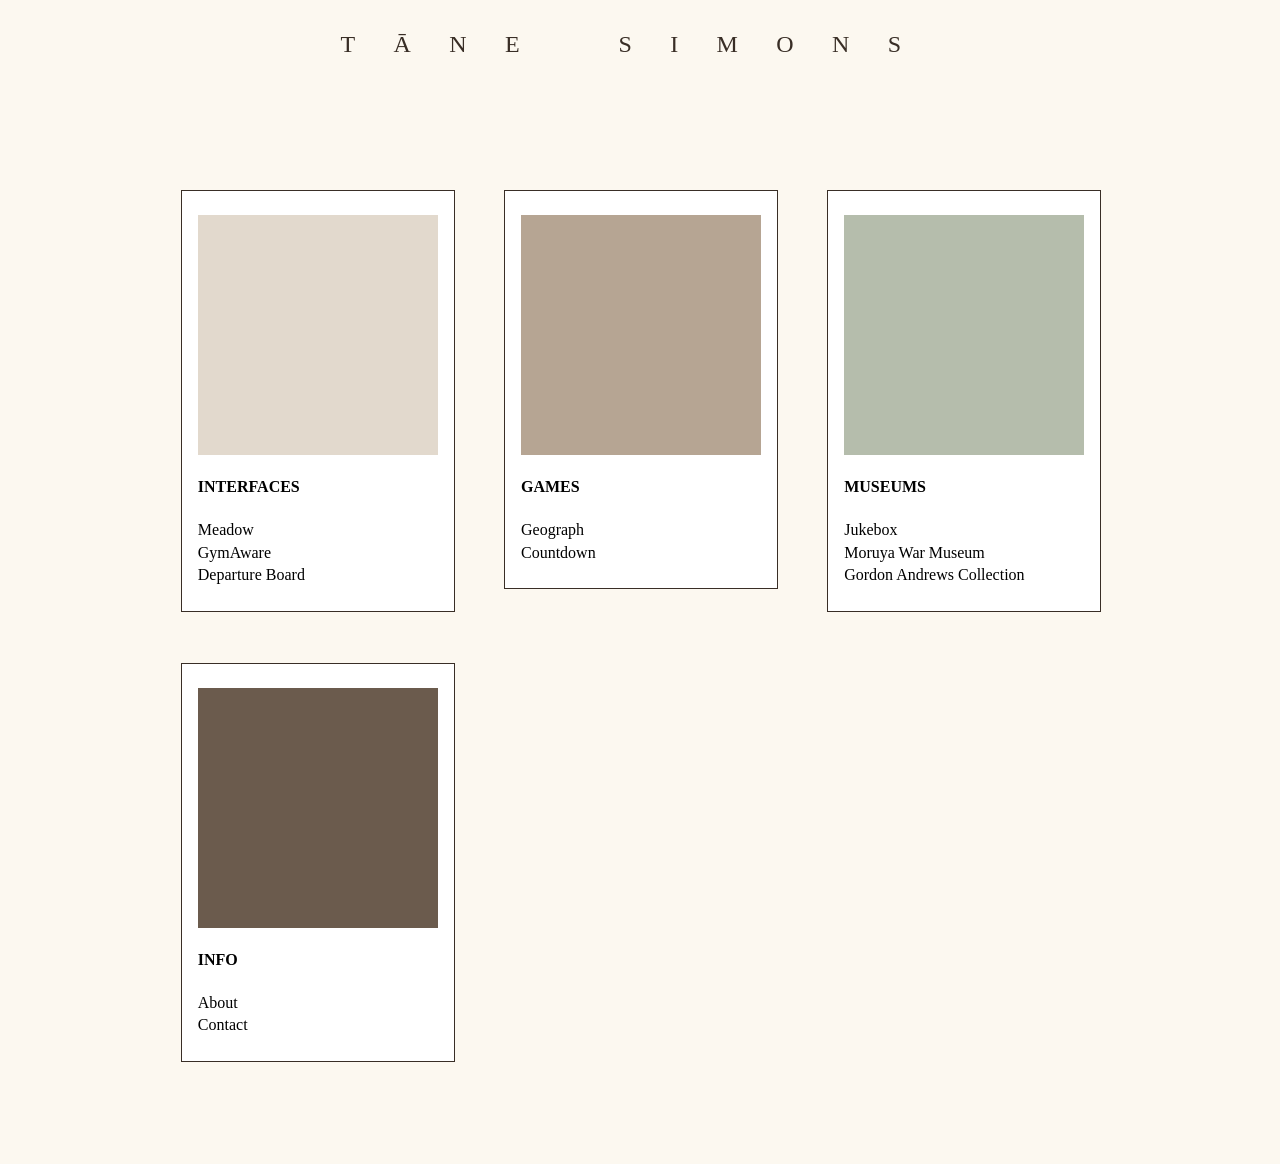
<file: index.html>
<!DOCTYPE html>
<html lang="en" id="home-page">
    <head>
        <title>Tāne Simons</title>
        <meta charset="UTF-8">
        <meta name="viewport" content="width=device-width, initial-scale=1.0">
        <link rel="stylesheet" href="reset.css">
        <link rel="stylesheet" href="styles.css">
        <link rel="icon" type="image/png" href="assets/logo.png">
        <script data-goatcounter="https://tane.goatcounter.com/count"
        async src="//gc.zgo.at/count.js"></script>
    </head>
    <body>
        <header>
            TĀNE SIMONS
        </header>
        <main>
            <div id="sections">
                <div class="section">
                    <a href="interfaces.html"><div class="color-thumbnail" id="interfaces-color"></div></a>
                    <h2><a href="interfaces.html">INTERFACES</a></h2>
                    <h3><a href="interfaces.html#meadow">Meadow</a></h3>
                    <h3><a href="interfaces.html#gymaware">GymAware</a></h3>
                    <h3><a href="https://tane-simons.github.io/departure-display/">Departure Board</a></h3>
                </div>
                <div class="section">
                    <a href="games.html"><div class="color-thumbnail" id="games-color"></div></a>
                    <h2><a href="games.html">GAMES</a></h2>
                    <h3><a href="https://tane-simons.github.io/geograph/">Geograph</a></h3>
                    <h3><a href="https://tane-simons.github.io/countdown/">Countdown</a></h3>
                </div>
                <div class="section">
                    <a href="museums.html"><div class="color-thumbnail" id="museums-color"></div></a>
                    <h2><a href="museums.html">MUSEUMS</a></h2>
                    <h3><a href="https://tane-simons.github.io/audio-player/">Jukebox</a></h3>
                    <h3><a href="https://moruyawar.org/">Moruya War Museum</a></h3>
                    <h3><a href="https://tane-simons.github.io/gordon-andrews/">Gordon Andrews Collection</a></h3>
                </div>
                <div class="section">
                    <a href=info.html><div class="color-thumbnail" id="info-color"></div></a>
                    <h2><a href="info.html">INFO</a></h2>
                    <h3><a href="info.html#about">About</a></h3>
                    <h3><a href="info.html#contact">Contact</a></h3>
                </div>
            </div>
        </main>
    </body>
</html>
</file>
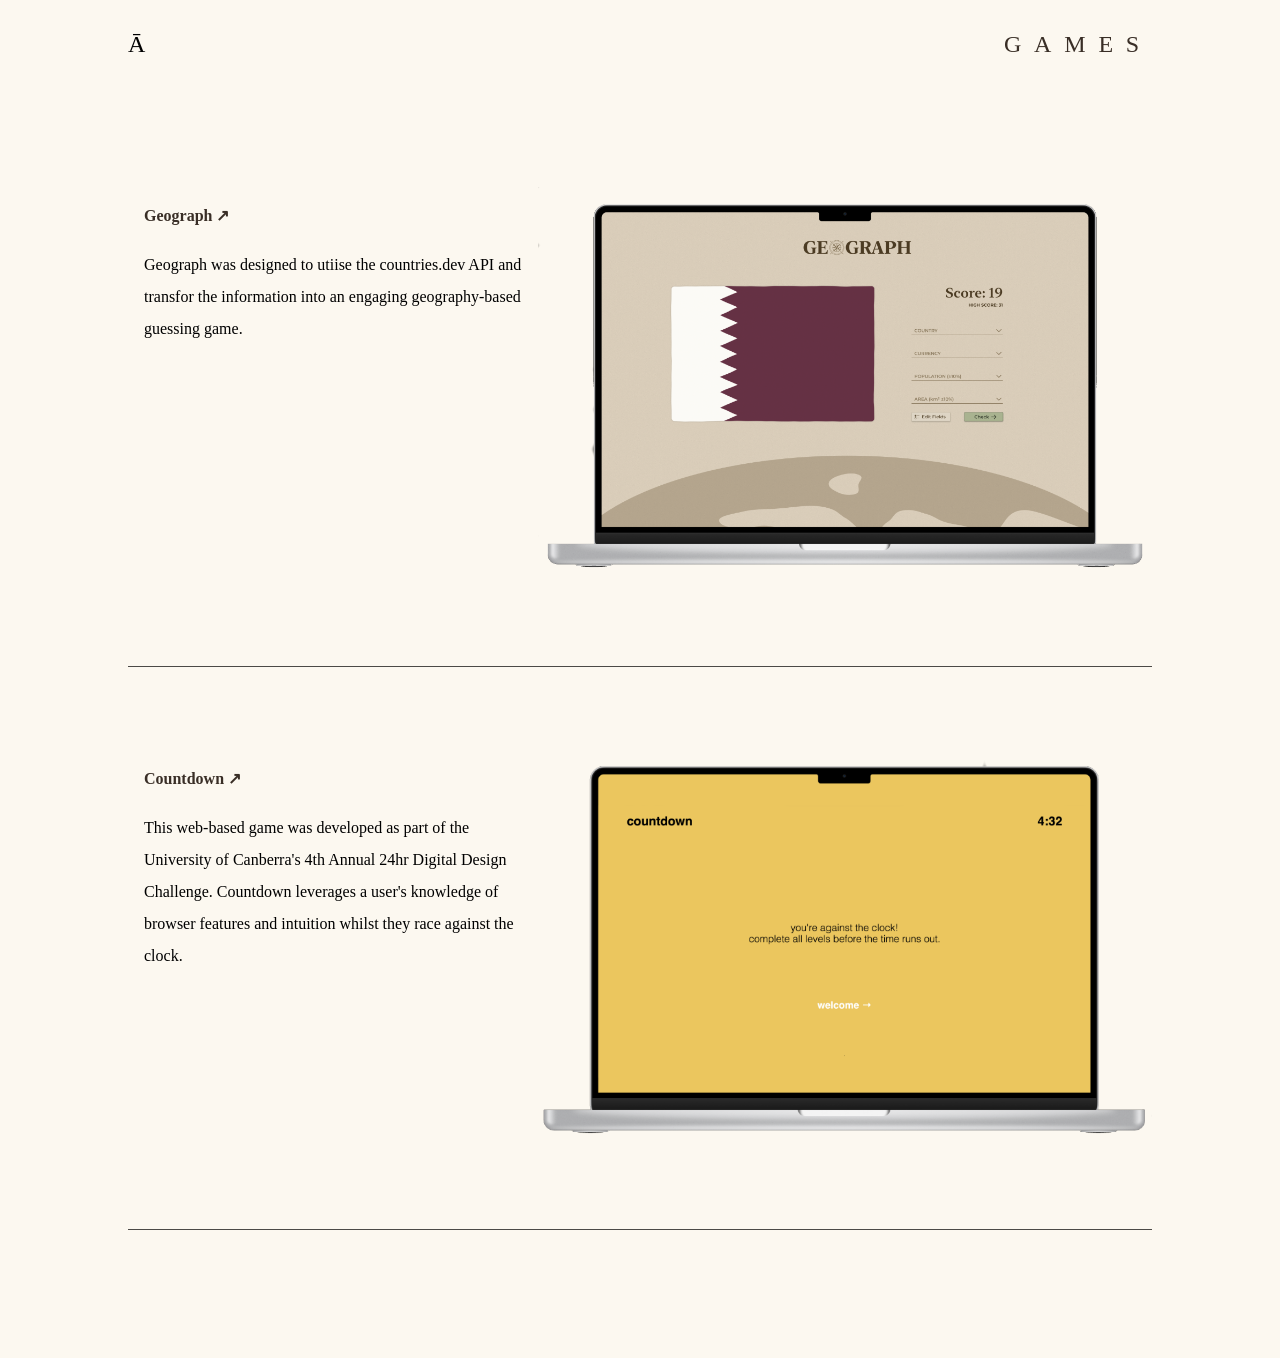
<file: games.html>
<!DOCTYPE html>
<html lang="en" class="section-page" id="games-page">
    <head>
        <title>Tāne Simons | Games</title>
        <meta charset="UTF-8">
        <meta name="viewport" content="width=device-width, initial-scale=1.0">
        <link rel="stylesheet" href="reset.css">
        <link rel="stylesheet" href="styles.css">
        <link rel="icon" type="image/png" href="assets/logo.png">
    </head>
    <body>
        <header>
            <div class="header-text">
                <a href="index.html">Ā</a>
                <p>GAMES</p>
            </div>
        </header>
        <main>
            <div class="project" id="geograph">
                <div class="project-info">
                    <a href="https://tane-simons.github.io/geograph/">
                        <h2>
                            Geograph &nearr;
                        </h2>
                    </a>
                    <p>
                        Geograph was designed to utiise the countries.dev API and transfor the information into an engaging geography-based guessing game.
                    </p>
                </div>
                <img src="assets/games/geograph.png">
            </div>
            <div class="project" id="countdown">
                <div class="project-info">
                    <a href="https://tane-simons.github.io/countdown/">
                        <h2>
                            Countdown &nearr;
                        </h2>
                    </a>
                    <p>
                        This web-based game was developed as part of the University of Canberra's 4th Annual 24hr Digital Design Challenge. Countdown leverages a user's knowledge of browser features and intuition whilst they race against the clock.
                    </p>
                </div>
                <img src="assets/games/countdown.png">
            </div>
        </main>
    </body>
</html>
</file>
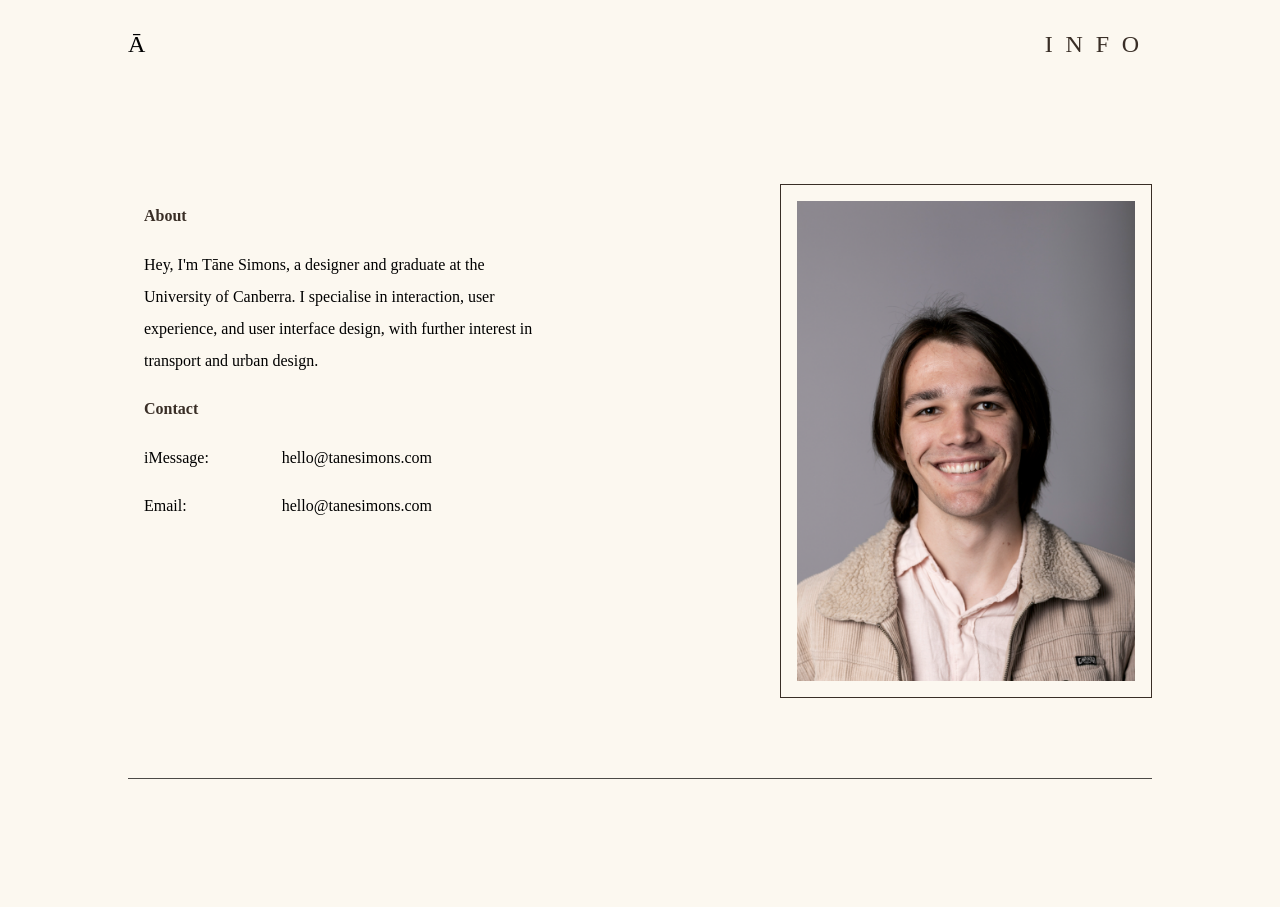
<file: info.html>
<!DOCTYPE html>
<html lang="en" class="section-page" id="info-page">
    <head>
        <title>Tāne Simons | Info</title>
        <meta charset="UTF-8">
        <meta name="viewport" content="width=device-width, initial-scale=1.0">
        <link rel="stylesheet" href="reset.css">
        <link rel="stylesheet" href="styles.css">
        <link rel="icon" type="image/png" href="assets/logo.png">
    </head>
    <body>
        <header>
            <div class="header-text">
                <a href="index.html">Ā</a>
                <p>INFO</p>
            </div>
        </header>
        <main>
            <div class="project" id="about">
                <div class="project-info">
                    <h2>
                        About
                    </h2>
                    <p>
                        Hey, I'm Tāne Simons, a designer and graduate at the University of Canberra. I specialise in interaction, user experience, and user interface design, with further interest in transport and urban design.
                    </p>
                    <h2>
                        Contact
                    </h2>
                    <div class="contact-element">
                        <p>iMessage:</p>
                        <a href="imessage:hello@tanesimons.com">hello@tanesimons.com</a>
                    </div>
                    <div class="contact-element">
                        <p>Email:</p>
                        <a href="mailto:hello@tanesimons.com">hello@tanesimons.com</a>
                    </div>
                </div>
                <img src="assets/info/about.png">
            </div>
        </main>
    </body>
</html>
</file>
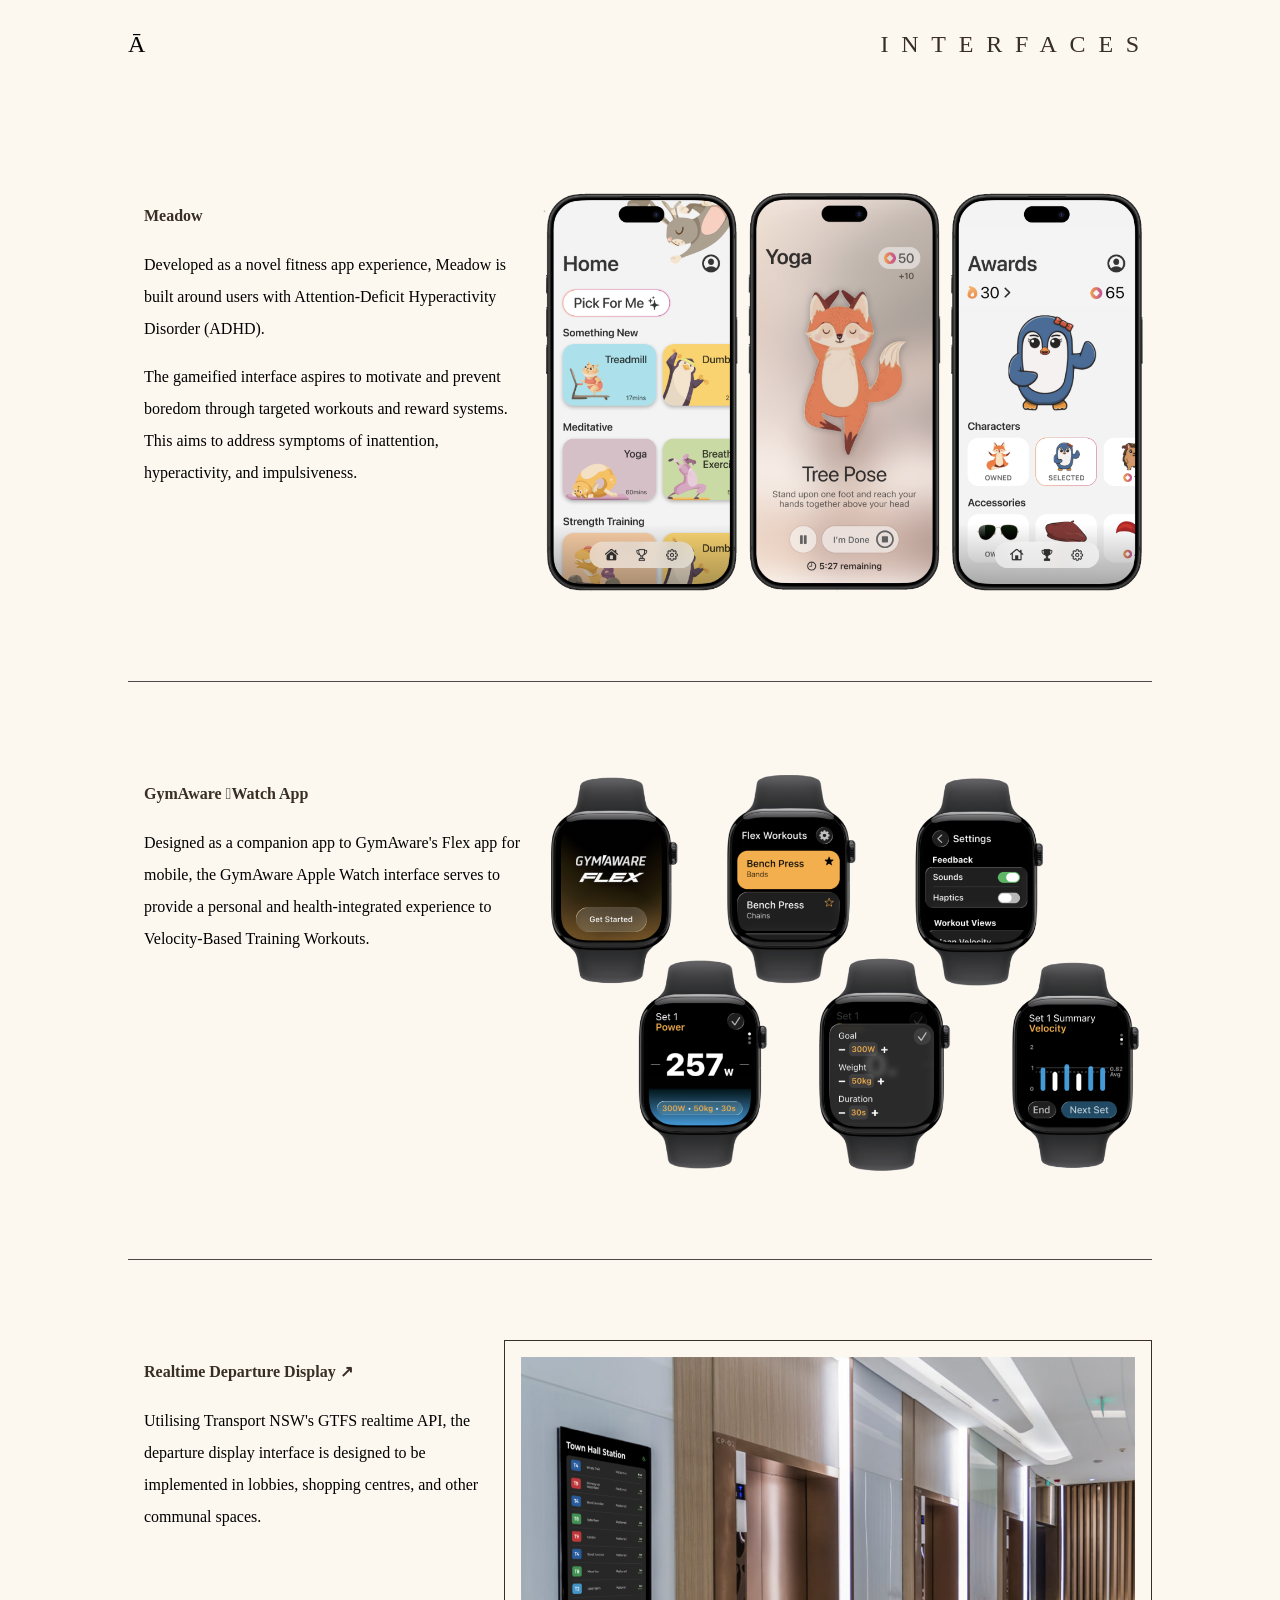
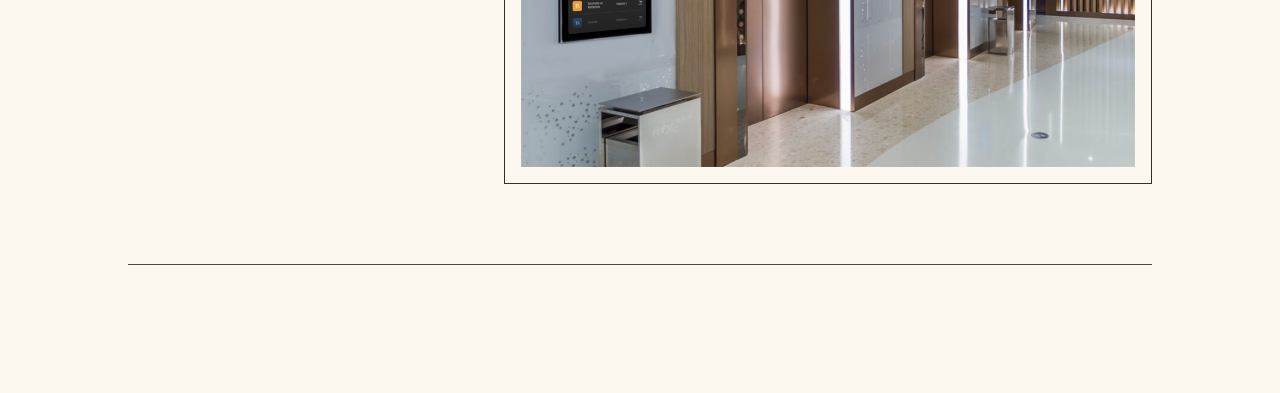
<file: interfaces.html>
<!DOCTYPE html>
<html lang="en" class="section-page" id="interfaces-page">
    <head>
        <title>Tāne Simons | Interfaces</title>
        <meta charset="UTF-8">
        <meta name="viewport" content="width=device-width, initial-scale=1.0">
        <link rel="stylesheet" href="reset.css">
        <link rel="stylesheet" href="styles.css">
        <link rel="icon" type="image/png" href="assets/logo.png">
    </head>
    <body>
        <header>
            <div class="header-text">
                <a href="index.html">Ā</a>
                <p>INTERFACES</p>
            </div>
        </header>
        <main>
            <div class="project" id="meadow">
                <div class="project-info">
                    <h2>
                        Meadow
                    </h2>
                    <p>
                        Developed as a novel fitness app experience, Meadow is built around users with Attention-Deficit Hyperactivity Disorder (ADHD).
                    </p>
                    <p>    
                        The gameified interface aspires to motivate and prevent boredom through targeted workouts and reward systems. This aims to address symptoms of inattention, hyperactivity, and impulsiveness.
                    </p>
                </div>
                <img src="assets/interfaces/meadow.png">
            </div>
            <div class="project" id="gymaware">
                <div class="project-info">
                    <h2>
                        GymAware Watch App
                    </h2>
                    <p>
                        Designed as a companion app to GymAware's Flex app for mobile, the GymAware Apple Watch interface serves to provide a personal and health-integrated experience to Velocity-Based Training Workouts.
                    </p>
                </div>
                <img src="assets/interfaces/gymaware.png">
            </div>
            <div class="project" id="departure">
                <div class="project-info">
                    <a href="https://tane-simons.github.io/departure-display/">
                        <h2>
                            Realtime Departure Display &nearr;
                        </h2>
                    </a>
                    <p>
                        Utilising Transport NSW's GTFS realtime API, the departure display interface is designed to be implemented in lobbies, shopping centres, and other communal spaces.
                    </p>
                </div>
                <img src="assets/interfaces/departure2.png">
            </div>
        </main>
    </body>
</html>
</file>
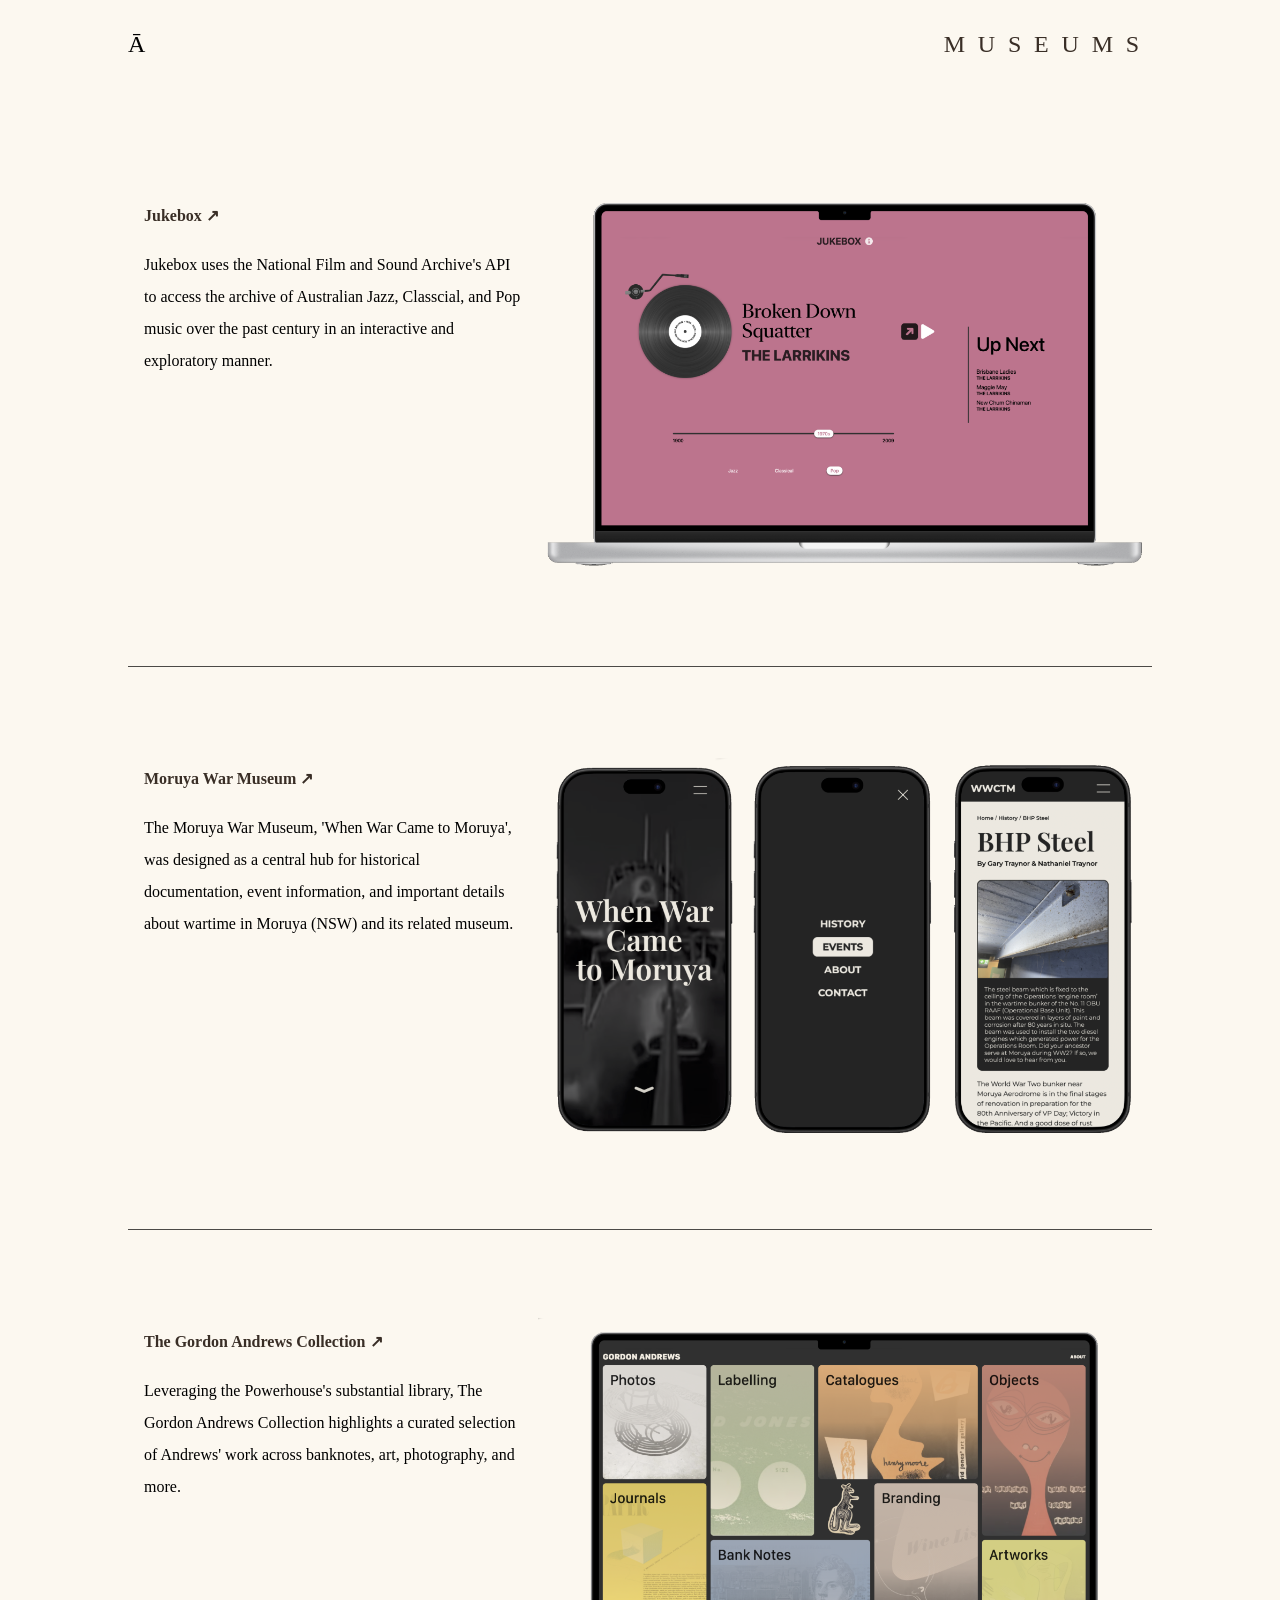
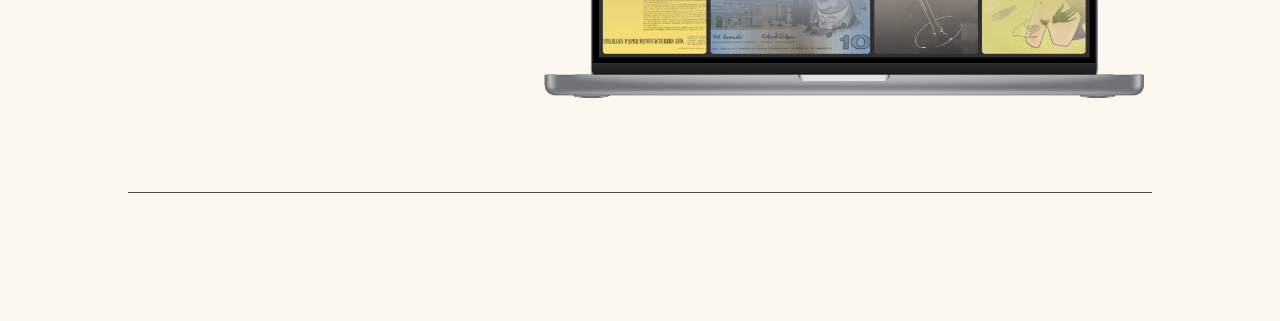
<file: museums.html>
<!DOCTYPE html>
<html lang="en" class="section-page" id="museums-page">
    <head>
        <title>Tāne Simons | Museums</title>
        <meta charset="UTF-8">
        <meta name="viewport" content="width=device-width, initial-scale=1.0">
        <link rel="stylesheet" href="reset.css">
        <link rel="stylesheet" href="styles.css">
        <link rel="icon" type="image/png" href="assets/logo.png">
    </head>
    <body>
        <header>
            <div class="header-text">
                <a href="index.html">Ā</a>
                <p>MUSEUMS</p>
            </div>
        </header>
        <main>
            <div class="project" id="jukebox">
                <div class="project-info">
                    <a href="https://tane-simons.github.io/audio-player/">
                        <h2>
                            Jukebox &nearr;
                        </h2>
                    </a>
                    <p>
                        Jukebox uses the National Film and Sound Archive's API to access the archive of Australian Jazz, Classcial, and Pop music over the past century in an interactive and exploratory manner.
                    </p>
                </div>
                <img src="assets/museums/jukebox.png">
            </div>
            <div class="project" id="moruyawar">
                <div class="project-info">
                    <a href="https://moruyawar.org/">
                        <h2>
                            Moruya War Museum &nearr;
                        </h2>
                    </a>
                    <p>
                        The Moruya War Museum, 'When War Came to Moruya', was designed as a central hub for historical documentation, event information, and important details about wartime in Moruya (NSW) and its related museum.
                    </p>
                </div>
                <img src="assets/museums/moruyawar.png">
            </div>
            <div class="project" id="gordonandrews">
                <div class="project-info">
                    <a href="https://moruyawar.org/">
                        <h2>
                            The Gordon Andrews Collection &nearr;
                        </h2>
                    </a>
                    <p>
                        Leveraging the Powerhouse's substantial library, The Gordon Andrews Collection highlights a curated selection of Andrews' work across banknotes, art, photography, and more.
                    </p>
                </div>
                <img src="assets/museums/gordon-andrews.png">
            </div>
        </main>
    </body>
</html>
</file>
<file: styles.css>
@import url('https://fonts.cdnfonts.com/css/br-segma');

:root {
    --interfaces-color: #E2D9CD;
    --games-color: #B6A593;
    --museums-color: #B5BDAC;
    --info-color: #6B5B4D;
    --primary: #FCF8F0;
    --secondary: #392E26;
}

html {
    width: 100%;
    font-family: 'BR Segma';
    background-color: var(--primary);
}

header {
    font-size: 1.5rem;
    color: var(--secondary);
    font-weight: 300;
    letter-spacing: 3vw;
    word-spacing: 1rem;
    margin: 2rem 0 2rem 0rem;
    width: 100%;
    text-align: center;
    display: flex;
    flex-direction: row;
    justify-content: center;
}

main {
    display: flex;
    flex-direction: column;
    align-items: center;
}

#sections {
    display: grid;
    grid-template-columns: repeat(auto-fit, 17rem);
    justify-content: center;
    gap: 4vw;
    width: 90%;
    margin: 8vw 0;
}

.section {
    width: 15rem;
    height: fit-content;
    padding: 1.5rem 1rem;
    background-color: white;
    display: flex;
    flex-direction: column;
    border: 0.05rem solid var(--secondary);
    overflow: hidden;
}

.color-thumbnail:hover, h2:hover {
    cursor: pointer;
}

.color-thumbnail:hover, .section:has(h2:hover) .color-thumbnail {
    transform: scale(1.02);
}

.color-thumbnail {
    width: 15rem;
    aspect-ratio: 1/1;
    flex-shrink: 0;
    transition: all 0.7s ease;
}

#interfaces-color {
    background-color: var(--interfaces-color);
}

#games-color {
    background-color: var(--games-color);
}

#museums-color {
    background-color: var(--museums-color);
}

#info-color {
    background-color: var(--info-color); 
}

h2 {
    width: 100%;
    font-weight: 700;
    letter-spacing: 20%;
    font-size: 1rem;
    margin: 1.5rem 0;
    z-index: 2;
    color: var(--secondary);
}

h3 {
    font-weight: 300;
    font-size: 1rem;
    line-height: 140%;
    text-align: left;
    width: fit-content;
    z-index: 2;
}

h3 a {
    border-bottom: 0.05rem solid transparent;
}

h3 a:hover {
    border-bottom: 0.05rem solid var(--secondary);
    transition: border-bottom 0.3s ease;
}

.header-text {
    display: flex;
    flex-direction: row;
    width: 80%;
    justify-content: space-between;
}

.header-text a {
    transition: font-weight 0.4s ease;
}

.header-text a:hover {
    font-weight: 600;
}

.header-text p {
    letter-spacing: 1vw;
}

.section-page main {
    display: flex;
    flex-direction: column;
    align-items: center;
    margin: 8rem 0;
    gap: 5rem;
    max-width: 3500px;
}


.project {
    display: flex;
    flex-direction: row;
    width: 80%;
    padding: 0 0 5rem 0;
    border-bottom: 0.5px solid rgba(0,0,0,0.7);
    justify-content: space-between;
}

.project img {
    width: auto;
    max-width: 60%;
    height:auto;
    max-height: 30rem;
    align-self: flex-start;
}

.project-info {
    padding: 0rem 1rem;
    width: 40%;
}

.project-info h2 {
    width:fit-content;
    border-bottom: 1px solid transparent;
    transition: border-bottom 0.3s ease;
    letter-spacing: 5%;
}

.project-info a:hover h2 {
    border-bottom: 1px solid black;
}

#departure img, #about img {
    padding: 1rem;
    border: 0.5px solid var(--secondary);
}

.project-info p {
    line-height: 2rem;
    margin: 0 0 1rem 0;
}

.contact-element {
    display: flex;
    flex-direction: row;
    justify-content: space-between;
    width: 18rem;
    margin: 0 0 1rem 0;
    align-items: center;
}

.contact-element p {
    margin: 0;
}

.contact-element a {
    border-bottom: 1px solid transparent;
    transition: border-bottom 0.3s ease;
}

.contact-element a:hover {
    border-bottom: 1px solid var(--secondary);
}

@media (max-width: 768px) {

    .project {
        flex-direction: column-reverse;
        align-content: center;
    }

    .project img, .project-info {
        width: 100%;
        max-width: 100%;
        text-align: justify;
        padding:0 ;
    }

    #departure img, #about img {
        width: calc(100% - 2rem);
    }
}
</file>
